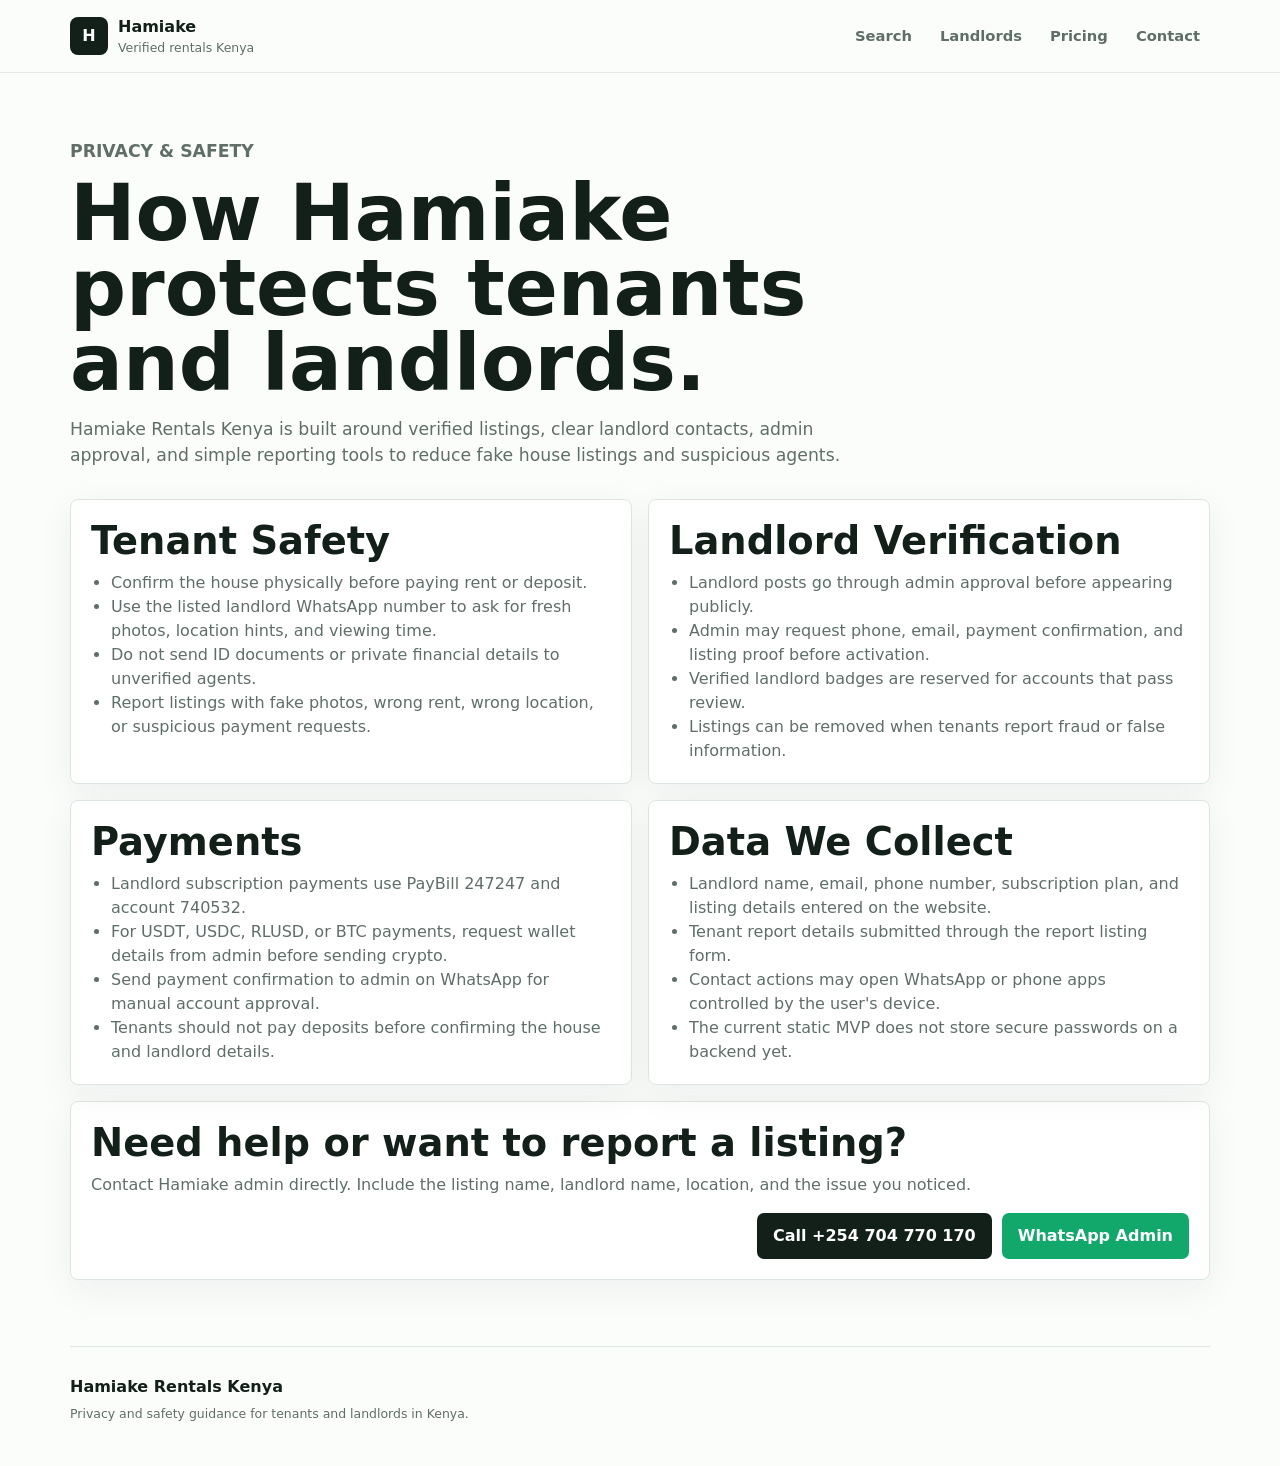
<file: privacy-safety.html>
<!doctype html>
<html lang="en">
  <head>
    <meta charset="utf-8">
    <meta name="viewport" content="width=device-width, initial-scale=1">
    <title>Privacy & Safety | Hamiake Rentals Kenya</title>
    <meta name="description" content="Hamiake Rentals Kenya privacy and safety guidance for tenants and landlords, including verified listings, WhatsApp contact, payment safety and fake listing reports.">
    <meta name="robots" content="index, follow">
    <link rel="canonical" href="https://hamiake.vercel.app/privacy-safety.html">
    <link rel="stylesheet" href="styles.css">
  </head>
  <body>
    <header class="app-shell">
      <nav class="topbar" aria-label="Primary navigation">
        <a class="brand" href="index.html" aria-label="Hamiake home">
          <span class="brand-mark">H</span>
          <span>
            <strong>Hamiake</strong>
            <small>Verified rentals Kenya</small>
          </span>
        </a>
        <div class="nav-actions">
          <a href="index.html#listings">Search</a>
          <a href="index.html#dashboard">Landlords</a>
          <a href="index.html#subscriptions">Pricing</a>
          <a href="index.html#contact">Contact</a>
        </div>
      </nav>
    </header>

    <main class="policy-page app-shell">
      <section class="policy-hero">
        <p class="eyebrow">Privacy & safety</p>
        <h1>How Hamiake protects tenants and landlords.</h1>
        <p>
          Hamiake Rentals Kenya is built around verified listings, clear landlord contacts, admin approval,
          and simple reporting tools to reduce fake house listings and suspicious agents.
        </p>
      </section>

      <section class="policy-grid">
        <article>
          <h2>Tenant Safety</h2>
          <ul>
            <li>Confirm the house physically before paying rent or deposit.</li>
            <li>Use the listed landlord WhatsApp number to ask for fresh photos, location hints, and viewing time.</li>
            <li>Do not send ID documents or private financial details to unverified agents.</li>
            <li>Report listings with fake photos, wrong rent, wrong location, or suspicious payment requests.</li>
          </ul>
        </article>

        <article>
          <h2>Landlord Verification</h2>
          <ul>
            <li>Landlord posts go through admin approval before appearing publicly.</li>
            <li>Admin may request phone, email, payment confirmation, and listing proof before activation.</li>
            <li>Verified landlord badges are reserved for accounts that pass review.</li>
            <li>Listings can be removed when tenants report fraud or false information.</li>
          </ul>
        </article>

        <article>
          <h2>Payments</h2>
          <ul>
            <li>Landlord subscription payments use PayBill 247247 and account 740532.</li>
            <li>For USDT, USDC, RLUSD, or BTC payments, request wallet details from admin before sending crypto.</li>
            <li>Send payment confirmation to admin on WhatsApp for manual account approval.</li>
            <li>Tenants should not pay deposits before confirming the house and landlord details.</li>
          </ul>
        </article>

        <article>
          <h2>Data We Collect</h2>
          <ul>
            <li>Landlord name, email, phone number, subscription plan, and listing details entered on the website.</li>
            <li>Tenant report details submitted through the report listing form.</li>
            <li>Contact actions may open WhatsApp or phone apps controlled by the user's device.</li>
            <li>The current static MVP does not store secure passwords on a backend yet.</li>
          </ul>
        </article>
      </section>

      <section class="policy-callout">
        <h2>Need help or want to report a listing?</h2>
        <p>Contact Hamiake admin directly. Include the listing name, landlord name, location, and the issue you noticed.</p>
        <div class="contact-actions">
          <a class="secondary-button" href="tel:+254704770170">Call +254 704 770 170</a>
          <a class="primary-button" href="https://wa.me/254704770170?text=Hi%20Hamiake%20Admin%2C%20I%20want%20to%20report%20a%20listing." target="_blank" rel="noreferrer">WhatsApp Admin</a>
        </div>
      </section>
    </main>

    <footer class="footer app-shell">
      <strong>Hamiake Rentals Kenya</strong>
      <span>Privacy and safety guidance for tenants and landlords in Kenya.</span>
    </footer>
  </body>
</html>
</file>
<file: styles.css>
:root {
  color-scheme: light;
  --ink: #13201a;
  --muted: #5f6f67;
  --line: #dce6df;
  --paper: #fbfdfb;
  --soft: #eef7f2;
  --mint: #12a86b;
  --mint-dark: #087044;
  --sun: #f7b731;
  --sky: #2f80ed;
  --rose: #d94c68;
  --charcoal: #1f2933;
  --shadow: 0 18px 60px rgba(19, 32, 26, 0.13);
}

* {
  box-sizing: border-box;
}

html {
  scroll-behavior: smooth;
}

body {
  margin: 0;
  background: var(--paper);
  color: var(--ink);
  font-family: Inter, ui-sans-serif, system-ui, -apple-system, BlinkMacSystemFont, "Segoe UI", sans-serif;
  line-height: 1.5;
}

button,
input,
select,
textarea {
  font: inherit;
}

button {
  cursor: pointer;
}

a {
  color: inherit;
  text-decoration: none;
}

.app-shell {
  width: min(1140px, calc(100% - 32px));
  margin: 0 auto;
}

.topbar {
  min-height: 72px;
  display: flex;
  align-items: center;
  justify-content: space-between;
  gap: 18px;
}

header.app-shell {
  width: 100%;
  position: sticky;
  top: 0;
  z-index: 20;
  background: rgba(251, 253, 251, 0.92);
  backdrop-filter: blur(18px);
  border-bottom: 1px solid rgba(220, 230, 223, 0.74);
}

header .topbar {
  width: min(1140px, calc(100% - 32px));
  margin: 0 auto;
}

.brand {
  display: inline-flex;
  align-items: center;
  gap: 10px;
  min-width: 0;
}

.brand-mark {
  width: 38px;
  height: 38px;
  border-radius: 8px;
  display: grid;
  place-items: center;
  background: var(--ink);
  color: white;
  font-weight: 900;
}

.brand small,
.footer span {
  display: block;
  color: var(--muted);
  font-size: 0.78rem;
}

.nav-actions {
  display: flex;
  align-items: center;
  gap: 8px;
  color: var(--muted);
  font-weight: 700;
  font-size: 0.92rem;
}

.nav-actions a {
  padding: 8px 10px;
  border-radius: 7px;
}

.nav-actions a:hover {
  background: var(--soft);
  color: var(--ink);
}

.hero {
  position: relative;
  min-height: calc(92svh - 72px);
  display: flex;
  align-items: end;
  isolation: isolate;
  overflow: hidden;
}

.hero-media {
  position: absolute;
  inset: 0;
  background:
    linear-gradient(90deg, rgba(6, 28, 19, 0.78), rgba(6, 28, 19, 0.45), rgba(6, 28, 19, 0.16)),
    url("https://images.unsplash.com/photo-1486406146926-c627a92ad1ab?auto=format&fit=crop&w=1800&q=80") center / cover;
  z-index: -1;
}

.hero-content {
  padding: 78px 0 42px;
  color: white;
}

.eyebrow {
  margin: 0 0 10px;
  color: var(--mint);
  font-size: 0.78rem;
  font-weight: 900;
  letter-spacing: 0;
  text-transform: uppercase;
}

.hero .eyebrow {
  color: #8df0c0;
}

h1,
h2,
h3,
p {
  margin-top: 0;
}

h1 {
  max-width: 780px;
  margin-bottom: 16px;
  font-size: clamp(2.25rem, 7vw, 4.9rem);
  line-height: 0.96;
  letter-spacing: 0;
}

h2 {
  margin-bottom: 10px;
  font-size: clamp(1.5rem, 3vw, 2.5rem);
  line-height: 1.07;
  letter-spacing: 0;
}

h3 {
  margin-bottom: 8px;
}

.hero-copy {
  max-width: 690px;
  color: rgba(255, 255, 255, 0.88);
  font-size: 1.08rem;
}

.search-panel {
  width: min(100%, 980px);
  margin-top: 28px;
  padding: 14px;
  display: grid;
  grid-template-columns: 1fr 1fr 1fr auto;
  gap: 12px;
  background: rgba(255, 255, 255, 0.96);
  border: 1px solid rgba(255, 255, 255, 0.65);
  border-radius: 8px;
  box-shadow: var(--shadow);
}

label {
  display: grid;
  gap: 7px;
  color: var(--ink);
  font-weight: 800;
  font-size: 0.83rem;
}

input,
select,
textarea {
  width: 100%;
  border: 1px solid var(--line);
  border-radius: 7px;
  background: white;
  color: var(--ink);
  padding: 11px 12px;
  outline: none;
}

textarea {
  resize: vertical;
}

input:focus,
select:focus,
textarea:focus {
  border-color: var(--mint);
  box-shadow: 0 0 0 3px rgba(18, 168, 107, 0.14);
}

.primary-button,
.secondary-button,
.contact-button {
  min-height: 44px;
  border: 0;
  border-radius: 7px;
  display: inline-flex;
  align-items: center;
  justify-content: center;
  gap: 8px;
  padding: 11px 16px;
  font-weight: 900;
}

.primary-button {
  align-self: end;
  background: var(--mint);
  color: white;
}

.primary-button:hover {
  background: var(--mint-dark);
}

.secondary-button {
  background: var(--ink);
  color: white;
}

.trust-band {
  background: var(--ink);
  color: white;
}

.trust-grid {
  display: grid;
  grid-template-columns: repeat(3, 1fr);
  gap: 18px;
  padding: 22px 0;
}

.trust-grid div {
  display: grid;
  gap: 4px;
}

.trust-grid span {
  color: rgba(255, 255, 255, 0.72);
  font-size: 0.92rem;
}

.contact-strip {
  padding: 34px 0;
  background: white;
  border-bottom: 1px solid var(--line);
}

.contact-grid {
  display: grid;
  grid-template-columns: minmax(0, 1fr) auto;
  gap: 18px;
  align-items: center;
}

.contact-grid h2 {
  margin-bottom: 6px;
}

.contact-grid p:not(.eyebrow) {
  margin-bottom: 0;
  color: var(--muted);
}

.contact-actions {
  display: flex;
  flex-wrap: wrap;
  justify-content: end;
  gap: 10px;
}

.section-grid,
#subscriptions {
  padding: 68px 0;
}

.section-heading {
  max-width: 680px;
}

.section-heading p:not(.eyebrow) {
  color: var(--muted);
}

.listing-controls {
  display: flex;
  flex-wrap: wrap;
  gap: 10px;
  margin: 24px 0;
}

.filter-chip {
  border: 1px solid var(--line);
  background: white;
  color: var(--muted);
  border-radius: 999px;
  padding: 9px 13px;
  font-weight: 800;
}

.filter-chip.active {
  border-color: var(--mint);
  background: var(--soft);
  color: var(--mint-dark);
}

.listings-grid {
  display: grid;
  grid-template-columns: repeat(3, 1fr);
  gap: 18px;
}

.listing-card,
.listing-detail,
.report-box,
.dashboard-form,
.admin-panel,
.pricing-card {
  border: 1px solid var(--line);
  border-radius: 8px;
  background: white;
  box-shadow: 0 10px 36px rgba(19, 32, 26, 0.06);
}

.listing-card {
  overflow: hidden;
  display: flex;
  flex-direction: column;
}

.listing-card img {
  width: 100%;
  aspect-ratio: 4 / 3;
  object-fit: cover;
}

.card-body {
  padding: 15px;
  display: grid;
  gap: 10px;
  flex: 1;
}

.tag-row,
.meta-row {
  display: flex;
  flex-wrap: wrap;
  gap: 7px;
}

.tag,
.status-pill {
  border-radius: 999px;
  padding: 5px 8px;
  font-size: 0.76rem;
  font-weight: 900;
}

.tag {
  background: var(--soft);
  color: var(--mint-dark);
}

.status-pill {
  color: white;
}

.available {
  background: var(--mint);
}

.booked {
  background: var(--sun);
  color: var(--ink);
}

.occupied {
  background: var(--rose);
}

.rent {
  color: var(--mint-dark);
  font-weight: 950;
  font-size: 1.18rem;
}

.card-actions,
.detail-actions {
  display: grid;
  grid-template-columns: 1fr 1fr;
  gap: 8px;
}

.contact-button {
  background: var(--soft);
  color: var(--mint-dark);
}

.contact-button.whatsapp {
  background: #e9fff3;
}

.detail-layout {
  display: grid;
  grid-template-columns: minmax(0, 1.5fr) minmax(290px, 0.7fr);
  gap: 18px;
  padding-bottom: 68px;
}

.map-band {
  padding: 68px 0;
  background: #f4f8fb;
  border-block: 1px solid var(--line);
}

.map-layout {
  display: grid;
  grid-template-columns: minmax(220px, 0.65fr) minmax(320px, 0.95fr) minmax(260px, 0.6fr);
  gap: 18px;
  align-items: center;
}

.kenya-map {
  position: relative;
  min-height: 420px;
  border: 1px solid var(--line);
  border-radius: 8px;
  overflow: hidden;
  background:
    linear-gradient(135deg, rgba(18, 168, 107, 0.14), rgba(47, 128, 237, 0.12)),
    url("https://images.unsplash.com/photo-1524661135-423995f22d0b?auto=format&fit=crop&w=1200&q=80") center / cover;
  box-shadow: var(--shadow);
}

.kenya-map::after {
  content: "";
  position: absolute;
  inset: 16px;
  border: 1px solid rgba(255, 255, 255, 0.48);
  border-radius: 8px;
  pointer-events: none;
}

.map-pin {
  position: absolute;
  min-height: 36px;
  border: 2px solid white;
  border-radius: 999px;
  padding: 7px 11px;
  background: var(--ink);
  color: white;
  box-shadow: 0 10px 28px rgba(19, 32, 26, 0.22);
  font-weight: 900;
}

.map-pin.active,
.map-pin:hover {
  background: var(--mint);
}

.map-pin.nairobi {
  left: 48%;
  top: 39%;
}

.map-pin.kiambu {
  left: 42%;
  top: 28%;
}

.map-pin.rongai {
  left: 54%;
  top: 51%;
}

.map-pin.thika {
  left: 59%;
  top: 24%;
}

.map-pin.kisumu {
  left: 17%;
  top: 39%;
}

.map-pin.mombasa {
  right: 10%;
  bottom: 12%;
}

.area-results {
  display: grid;
  gap: 10px;
}

.area-card {
  border: 1px solid var(--line);
  border-radius: 8px;
  background: white;
  padding: 14px;
  display: grid;
  gap: 8px;
}

.area-card strong {
  font-size: 1.05rem;
}

.listing-detail {
  overflow: hidden;
}

.detail-image {
  width: 100%;
  aspect-ratio: 16 / 8;
  object-fit: cover;
}

.detail-body {
  padding: 20px;
  display: grid;
  gap: 14px;
}

.detail-stats {
  display: grid;
  grid-template-columns: repeat(4, 1fr);
  gap: 10px;
}

.detail-stats div {
  border: 1px solid var(--line);
  border-radius: 7px;
  padding: 12px;
}

.detail-stats span,
.form-note {
  color: var(--muted);
  font-size: 0.84rem;
}

.detail-stats strong {
  display: block;
}

.report-box {
  padding: 20px;
  align-self: start;
}

.report-box form,
.dashboard-form,
.admin-panel {
  display: grid;
  gap: 13px;
}

.landlord-band {
  padding: 68px 0;
  background: linear-gradient(180deg, #eff8f3, #f8fbf8);
  border-block: 1px solid var(--line);
}

.dashboard-grid {
  display: grid;
  grid-template-columns: minmax(240px, 0.75fr) minmax(0, 1.15fr);
  gap: 18px;
  align-items: start;
}

.dashboard-form,
.login-panel,
.admin-panel {
  padding: 20px;
}

.dashboard-form {
  grid-column: 2;
}

.login-panel {
  border: 1px solid var(--line);
  border-radius: 8px;
  background: white;
  box-shadow: 0 10px 36px rgba(19, 32, 26, 0.06);
  display: grid;
  gap: 13px;
}

.account-tabs {
  display: grid;
  grid-template-columns: 1fr 1fr;
  gap: 8px;
}

.account-tab {
  border: 1px solid var(--line);
  border-radius: 7px;
  background: white;
  color: var(--muted);
  padding: 10px;
  font-weight: 900;
}

.account-tab.active {
  border-color: var(--mint);
  background: var(--soft);
  color: var(--mint-dark);
}

.approval-status {
  border: 1px solid var(--line);
  border-radius: 7px;
  background: var(--soft);
  padding: 12px;
  display: grid;
  gap: 4px;
}

.approval-status span {
  color: var(--muted);
  font-size: 0.86rem;
}

.form-row {
  display: grid;
  grid-template-columns: 1fr 1fr;
  gap: 12px;
}

.admin-panel {
  grid-column: 2;
}

.approval-list {
  display: grid;
  gap: 10px;
}

.approval-item {
  border: 1px solid var(--line);
  border-radius: 7px;
  padding: 12px;
  display: grid;
  gap: 8px;
}

.approval-actions {
  display: flex;
  gap: 8px;
}

.approval-actions button {
  border: 1px solid var(--line);
  border-radius: 7px;
  background: white;
  padding: 8px 10px;
  font-weight: 900;
}

.pricing-heading {
  margin-bottom: 24px;
}

.pricing-grid {
  display: grid;
  grid-template-columns: repeat(3, 1fr);
  gap: 16px;
}

.pricing-card {
  padding: 20px;
  display: grid;
  gap: 13px;
  position: relative;
  overflow: hidden;
}

.pricing-card.featured {
  border-color: var(--mint);
  box-shadow: 0 18px 56px rgba(18, 168, 107, 0.15);
}

.plan-top {
  display: flex;
  justify-content: space-between;
  gap: 12px;
  align-items: start;
}

.plan-badge {
  min-width: 30px;
  height: 30px;
  border-radius: 7px;
  display: grid;
  place-items: center;
  color: white;
  font-weight: 950;
}

.plan-price {
  font-size: 1.7rem;
  font-weight: 950;
}

.crypto-price {
  display: grid;
  gap: 4px;
  color: var(--mint-dark);
  font-weight: 900;
  line-height: 1.35;
}

.pricing-card ul {
  margin: 0;
  padding-left: 18px;
  color: var(--muted);
}

.payment-panel {
  margin-top: 18px;
  border: 1px solid var(--line);
  border-radius: 8px;
  background: white;
  padding: 20px;
  box-shadow: 0 10px 36px rgba(19, 32, 26, 0.06);
}

.payment-panel ol {
  margin: 14px 0;
  padding-left: 20px;
  color: var(--muted);
}

.payment-steps {
  display: grid;
  grid-template-columns: repeat(4, minmax(0, 1fr));
  gap: 10px;
  margin: 16px 0;
}

.payment-steps div {
  border: 1px solid var(--line);
  border-radius: 7px;
  padding: 12px;
  background: var(--soft);
}

.payment-steps span {
  display: block;
  color: var(--muted);
  font-size: 0.82rem;
}

.payment-steps strong {
  display: block;
  font-size: 1.08rem;
  overflow-wrap: anywhere;
}

.footer {
  padding: 28px 0 42px;
  border-top: 1px solid var(--line);
  display: grid;
  gap: 6px;
}

.footer a {
  color: var(--mint-dark);
  font-weight: 900;
}

.policy-page {
  padding: 66px 0;
}

.policy-hero {
  max-width: 820px;
  margin-bottom: 30px;
}

.policy-hero h1 {
  color: var(--ink);
}

.policy-hero p {
  color: var(--muted);
  font-size: 1.08rem;
}

.policy-grid {
  display: grid;
  grid-template-columns: repeat(2, 1fr);
  gap: 16px;
}

.policy-grid article,
.policy-callout {
  border: 1px solid var(--line);
  border-radius: 8px;
  background: white;
  padding: 20px;
  box-shadow: 0 10px 36px rgba(19, 32, 26, 0.06);
}

.policy-grid ul {
  margin: 0;
  padding-left: 20px;
  color: var(--muted);
}

.policy-callout {
  margin-top: 16px;
}

.policy-callout p {
  color: var(--muted);
}

@media (max-width: 900px) {
  .search-panel,
  .listings-grid,
  .detail-layout,
  .dashboard-grid,
  .map-layout,
  .pricing-grid,
  .contact-grid,
  .trust-grid {
    grid-template-columns: 1fr;
  }

  .contact-actions {
    justify-content: start;
  }

  .admin-panel {
    grid-column: auto;
  }

  .dashboard-form {
    grid-column: auto;
  }

  .detail-stats {
    grid-template-columns: repeat(2, 1fr);
  }

  .payment-steps {
    grid-template-columns: repeat(2, 1fr);
  }

  .policy-grid {
    grid-template-columns: 1fr;
  }
}

@media (max-width: 620px) {
  .app-shell {
    width: min(100% - 22px, 1140px);
  }

  .topbar {
    min-height: 64px;
  }

  .brand small,
  .nav-actions a:nth-child(2) {
    display: none;
  }

  .nav-actions {
    gap: 2px;
    font-size: 0.84rem;
  }

  .hero {
    min-height: calc(92svh - 64px);
  }

  .hero-content {
    padding: 58px 0 28px;
  }

  .nav-actions a:nth-child(4),
  .nav-actions a:nth-child(6) {
    display: none;
  }

  .hero-copy {
    font-size: 0.98rem;
  }

  .search-panel {
    padding: 12px;
  }

  .section-grid,
  .map-band,
  #subscriptions,
  .landlord-band {
    padding: 46px 0;
  }

  .kenya-map {
    min-height: 330px;
  }

  .map-pin {
    font-size: 0.78rem;
    padding: 6px 9px;
  }

  .detail-layout {
    padding-bottom: 46px;
  }

  .form-row,
  .card-actions,
  .detail-actions {
    grid-template-columns: 1fr;
  }

  .detail-stats {
    grid-template-columns: 1fr;
  }

  .payment-steps {
    grid-template-columns: 1fr;
  }
}
</file>
